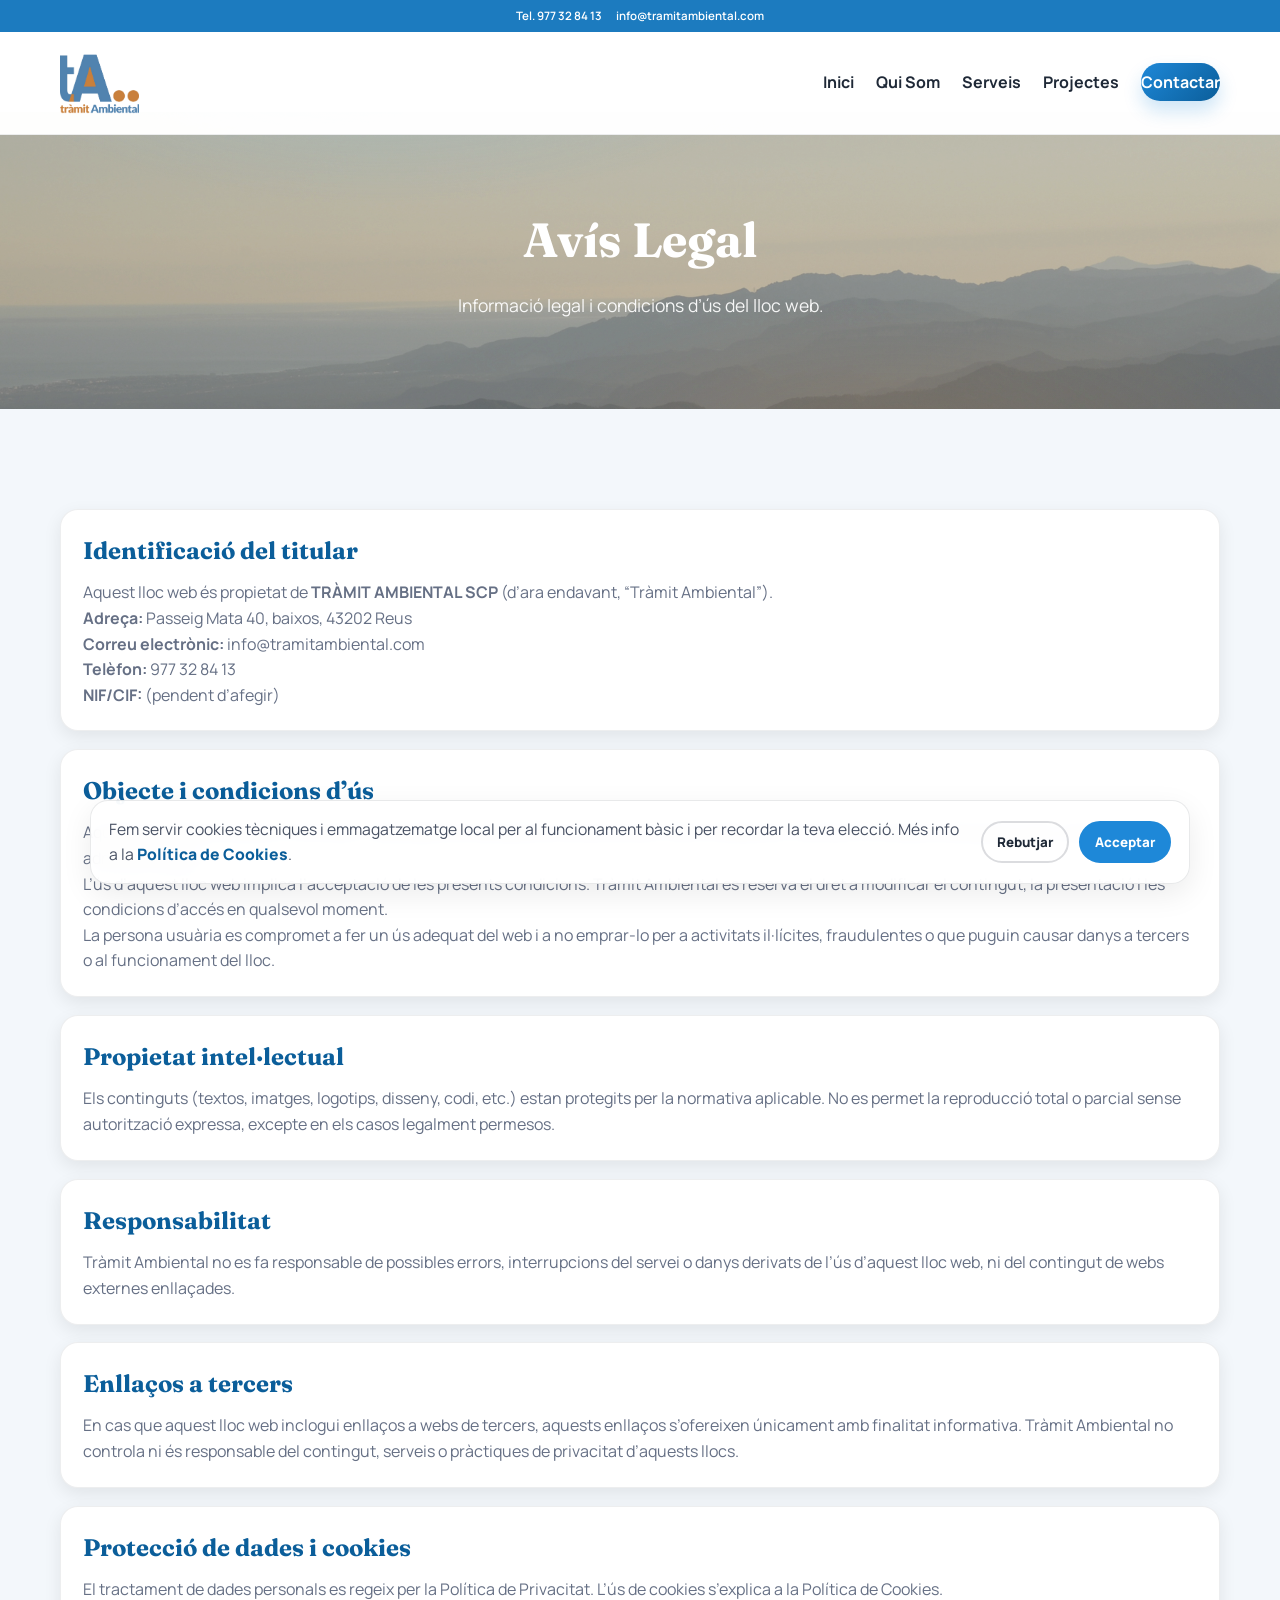
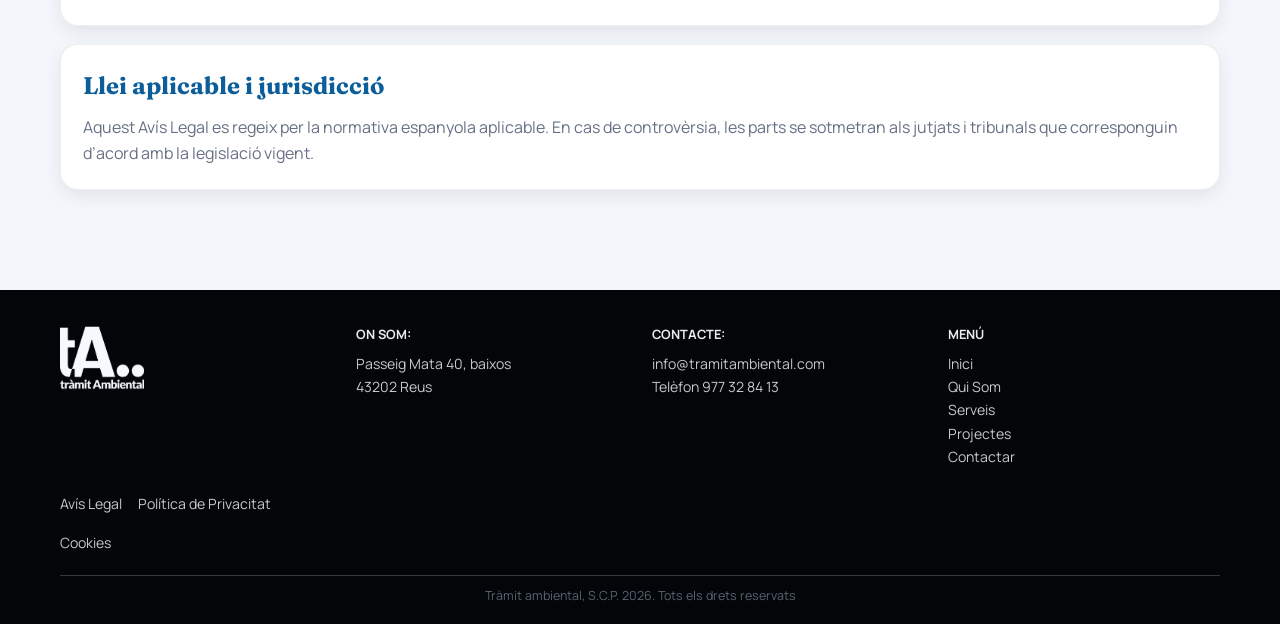
<file: avis-legal.html>
<!DOCTYPE html>
<html lang="ca">
<head>
    <meta charset="UTF-8">
    <meta name="viewport" content="width=device-width, initial-scale=1.0">
    <title>Avís Legal - Tramit Ambiental</title>

    <link rel="icon" href="assets/favicon.svg" type="image/svg+xml">
    <link rel="icon" href="images/logoTramitAmbiental.png" type="image/png">

    <!-- Google Fonts -->
    <link rel="preconnect" href="https://fonts.googleapis.com">
    <link rel="preconnect" href="https://fonts.gstatic.com" crossorigin>
    <link href="https://fonts.googleapis.com/css2?family=Fraunces:wght@600;700&family=Manrope:wght@400;600;700&display=swap" rel="stylesheet">

    <!-- Font Awesome -->
    <link rel="stylesheet" href="https://cdnjs.cloudflare.com/ajax/libs/font-awesome/6.4.0/css/all.min.css">

    <!-- Custom CSS -->
    <link rel="stylesheet" href="css/style.css">
</head>
<body>

    <div class="top-bar">
        <div class="container">
            <div class="top-bar__content">
                <span><a href="tel:977328413" style="color: inherit;">Tel. 977 32 84 13</a></span>
                <span>info@tramitambiental.com</span>
            </div>
        </div>
    </div>

    <!-- Navigation -->
    <nav class="navbar">
        <div class="container">
            <div class="logo">
                <a href="index.html">
                    <img src="images/logo_color.png" class="site-logo" alt="" aria-hidden="true">
                </a>
            </div>
            <ul class="nav-links">
                <li><a href="index.html">Inici</a></li>
                <li><a href="equip.html">Qui Som</a></li>
                <li><a href="index.html#servicios">Serveis</a></li>
                <li><a href="projectes.html">Projectes</a></li>
                <li><a href="index.html#contacto" class="btn-contact">Contactar</a></li>
            </ul>
            <div class="hamburger">
                <div class="line"></div>
                <div class="line"></div>
                <div class="line"></div>
            </div>
        </div>
    </nav>

    <!-- Page Header -->
    <section class="page-header parallax-section" data-parallax="0.10">
        <div class="container">
            <h1>Avís Legal</h1>
            <p>Informació legal i condicions d’ús del lloc web.</p>
        </div>
    </section>

    <section class="section bg-light">
        <div class="container legal-content">
            <div class="legal-card hidden-element">
                <h2>Identificació del titular</h2>
                <p>Aquest lloc web és propietat de <strong>TRÀMIT AMBIENTAL SCP</strong> (d’ara endavant, “Tràmit Ambiental”).</p>
                <p><strong>Adreça:</strong> Passeig Mata 40, baixos, 43202 Reus</p>
                <p><strong>Correu electrònic:</strong> info@tramitambiental.com</p>
                <p><strong>Telèfon:</strong> <a href="tel:977328413" style="color: inherit;">977 32 84 13</a></p>
                <p><strong>NIF/CIF:</strong> (pendent d’afegir)</p>
            </div>

            <div class="legal-card hidden-element">
                <h2>Objecte i condicions d’ús</h2>
                <p>Aquest lloc web té caràcter informatiu i està destinat a presentar els serveis de Tràmit Ambiental i facilitar el contacte amb particulars, empreses i administracions.</p>
                <p>L’ús d’aquest lloc web implica l’acceptació de les presents condicions. Tràmit Ambiental es reserva el dret a modificar el contingut, la presentació i les condicions d’accés en qualsevol moment.</p>
                <p>La persona usuària es compromet a fer un ús adequat del web i a no emprar-lo per a activitats il·lícites, fraudulentes o que puguin causar danys a tercers o al funcionament del lloc.</p>
            </div>

            <div class="legal-card hidden-element">
                <h2>Propietat intel·lectual</h2>
                <p>Els continguts (textos, imatges, logotips, disseny, codi, etc.) estan protegits per la normativa aplicable. No es permet la reproducció total o parcial sense autorització expressa, excepte en els casos legalment permesos.</p>
            </div>

            <div class="legal-card hidden-element">
                <h2>Responsabilitat</h2>
                <p>Tràmit Ambiental no es fa responsable de possibles errors, interrupcions del servei o danys derivats de l’ús d’aquest lloc web, ni del contingut de webs externes enllaçades.</p>
            </div>

            <div class="legal-card hidden-element">
                <h2>Enllaços a tercers</h2>
                <p>En cas que aquest lloc web inclogui enllaços a webs de tercers, aquests enllaços s’ofereixen únicament amb finalitat informativa. Tràmit Ambiental no controla ni és responsable del contingut, serveis o pràctiques de privacitat d’aquests llocs.</p>
            </div>

            <div class="legal-card hidden-element">
                <h2>Protecció de dades i cookies</h2>
                <p>El tractament de dades personals es regeix per la <a href="politica-privacitat.html">Política de Privacitat</a>. L’ús de cookies s’explica a la <a href="cookies.html">Política de Cookies</a>.</p>
            </div>

            <div class="legal-card hidden-element">
                <h2>Llei aplicable i jurisdicció</h2>
                <p>Aquest Avís Legal es regeix per la normativa espanyola aplicable. En cas de controvèrsia, les parts se sotmetran als jutjats i tribunals que corresponguin d’acord amb la legislació vigent.</p>
            </div>
        </div>
    </section>

    <!-- Footer -->
    <footer class="home-footer">
        <div class="container">
            <div class="footer-content footer-grid">
                <div class="footer-logo">
                    <a href="index.html">
                        <img src="images/logo_blanco.png" class="footer-logo-white" alt="Tramit Ambiental">
                    </a>
                </div>
                <div class="footer-col">
                    <h4>On Som:</h4>
                    <p>Passeig Mata 40, baixos<br>43202 Reus</p>
                </div>
                <div class="footer-col">
                    <h4>Contacte:</h4>
                    <p>info@tramitambiental.com<br><a href="tel:977328413" style="color: inherit;">Telèfon 977 32 84 13</a></p>
                </div>
                <div class="footer-col">
                    <h4>Menú</h4>
                    <ul style="padding: 0; list-style: none;">
                        <li><a href="index.html">Inici</a></li>
                        <li><a href="equip.html">Qui Som</a></li>
                        <li><a href="index.html#servicios">Serveis</a></li>
                        <li><a href="projectes.html">Projectes</a></li>
                        <li><a href="index.html#contacto">Contactar</a></li> 
                    </ul>
                </div>
                <div class="footer-links footer-col">
                    <a href="avis-legal.html">Avís Legal</a>
                    <a href="politica-privacitat.html">Política de Privacitat</a>
                    <a href="cookies.html">Cookies</a>
                </div>
            </div>
            <div class="footer-bottom">
                <p>Tràmit ambiental, S.C.P. 2026. Tots els drets reservats</p>
            </div>
        </div>
    </footer>

    <!-- Cookie Banner -->
    <div class="cookie-banner" data-cookie-banner hidden>
        <div class="cookie-banner__inner">
            <p>Fem servir cookies tècniques i emmagatzematge local per al funcionament bàsic i per recordar la teva elecció. Més info a la <a href="cookies.html">Política de Cookies</a>.</p>
            <div class="cookie-banner__actions">
                <button class="cookie-btn cookie-btn--ghost" type="button" data-cookie-reject>Rebutjar</button>
                <button class="cookie-btn cookie-btn--primary" type="button" data-cookie-accept>Acceptar</button>
            </div>
        </div>
    </div>

    <!-- Back to Top Button -->
    <div class="back-to-top">
        <i class="fa-solid fa-arrow-up"></i>
    </div>

    <script src="js/script.js"></script>
</body>
</html>
</file>
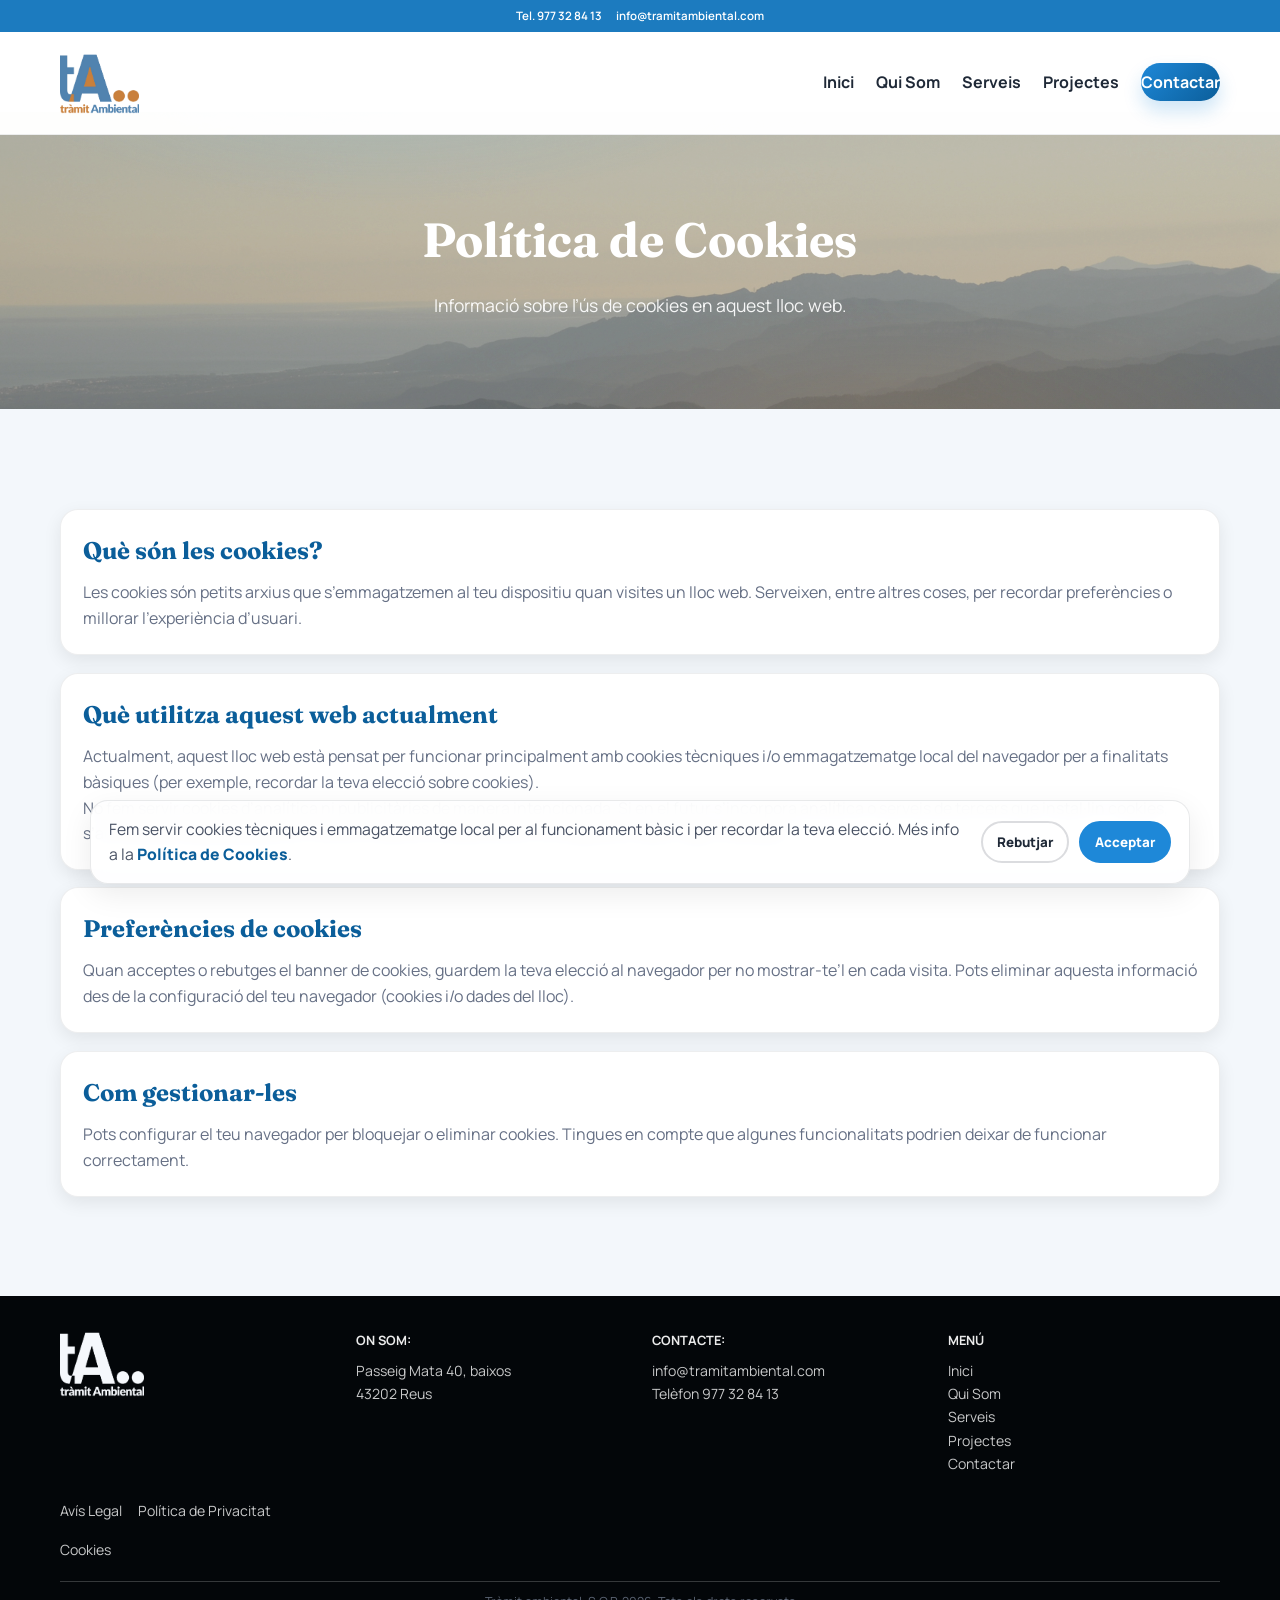
<file: cookies.html>
<!DOCTYPE html>
<html lang="ca">
<head>
    <meta charset="UTF-8">
    <meta name="viewport" content="width=device-width, initial-scale=1.0">
    <title>Cookies - Tramit Ambiental</title>

    <link rel="icon" href="assets/favicon.svg" type="image/svg+xml">
    <link rel="icon" href="images/logoTramitAmbiental.png" type="image/png">

    <!-- Google Fonts -->
    <link rel="preconnect" href="https://fonts.googleapis.com">
    <link rel="preconnect" href="https://fonts.gstatic.com" crossorigin>
    <link href="https://fonts.googleapis.com/css2?family=Fraunces:wght@600;700&family=Manrope:wght@400;600;700&display=swap" rel="stylesheet">

    <!-- Font Awesome -->
    <link rel="stylesheet" href="https://cdnjs.cloudflare.com/ajax/libs/font-awesome/6.4.0/css/all.min.css">

    <!-- Custom CSS -->
    <link rel="stylesheet" href="css/style.css">
</head>
<body>

    <div class="top-bar">
        <div class="container">
            <div class="top-bar__content">
                <span><a href="tel:977328413" style="color: inherit;">Tel. 977 32 84 13</a></span>
                <span>info@tramitambiental.com</span>
            </div>
        </div>
    </div>

    <!-- Navigation -->
    <nav class="navbar">
        <div class="container">
            <div class="logo">
                <a href="index.html">
                    <img src="images/logo_color.png" class="site-logo" alt="" aria-hidden="true">
                </a>
            </div>
            <ul class="nav-links">
                <li><a href="index.html">Inici</a></li>
                <li><a href="equip.html">Qui Som</a></li>
                <li><a href="index.html#servicios">Serveis</a></li>
                <li><a href="projectes.html">Projectes</a></li>
                <li><a href="index.html#contacto" class="btn-contact">Contactar</a></li>
            </ul>
            <div class="hamburger">
                <div class="line"></div>
                <div class="line"></div>
                <div class="line"></div>
            </div>
        </div>
    </nav>

    <!-- Page Header -->
    <section class="page-header parallax-section" data-parallax="0.10">
        <div class="container">
            <h1>Política de Cookies</h1>
            <p>Informació sobre l’ús de cookies en aquest lloc web.</p>
        </div>
    </section>

    <section class="section bg-light">
        <div class="container legal-content">
            <div class="legal-card hidden-element">
                <h2>Què són les cookies?</h2>
                <p>Les cookies són petits arxius que s’emmagatzemen al teu dispositiu quan visites un lloc web. Serveixen, entre altres coses, per recordar preferències o millorar l’experiència d’usuari.</p>
            </div>

            <div class="legal-card hidden-element">
                <h2>Què utilitza aquest web actualment</h2>
                <p>Actualment, aquest lloc web està pensat per funcionar principalment amb cookies tècniques i/o emmagatzematge local del navegador per a finalitats bàsiques (per exemple, recordar la teva elecció sobre cookies).</p>
                <p>No fem servir cookies d’analítica ni publicitàries de manera intencionada. Si en el futur s’incorpora analítica o serveis de tercers que instal·lin cookies, s’actualitzarà aquesta política i es sol·licitarà el consentiment corresponent quan sigui necessari.</p>
            </div>

            <div class="legal-card hidden-element">
                <h2>Preferències de cookies</h2>
                <p>Quan acceptes o rebutges el banner de cookies, guardem la teva elecció al navegador per no mostrar-te’l en cada visita. Pots eliminar aquesta informació des de la configuració del teu navegador (cookies i/o dades del lloc).</p>
            </div>

            <div class="legal-card hidden-element">
                <h2>Com gestionar-les</h2>
                <p>Pots configurar el teu navegador per bloquejar o eliminar cookies. Tingues en compte que algunes funcionalitats podrien deixar de funcionar correctament.</p>
            </div>
        </div>
    </section>

    <!-- Footer -->
    <footer class="home-footer">
        <div class="container">
            <div class="footer-content footer-grid">
                <div class="footer-logo">
                    <a href="index.html">
                        <img src="images/logo_blanco.png" class="footer-logo-white" alt="Tramit Ambiental">
                    </a>
                </div>
                <div class="footer-col">
                    <h4>On Som:</h4>
                    <p>Passeig Mata 40, baixos<br>43202 Reus</p>
                </div>
                <div class="footer-col">
                    <h4>Contacte:</h4>
                    <p>info@tramitambiental.com<br><a href="tel:977328413" style="color: inherit;">Telèfon 977 32 84 13</a></p>
                </div>
                <div class="footer-col">
                    <h4>Menú</h4>
                    <ul style="padding: 0; list-style: none;">
                        <li><a href="index.html">Inici</a></li>
                        <li><a href="equip.html">Qui Som</a></li>
                        <li><a href="index.html#servicios">Serveis</a></li>
                        <li><a href="projectes.html">Projectes</a></li>
                        <li><a href="index.html#contacto">Contactar</a></li> 
                    </ul>
                </div>
                <div class="footer-links footer-col">
                    <a href="avis-legal.html">Avís Legal</a>
                    <a href="politica-privacitat.html">Política de Privacitat</a>
                    <a href="cookies.html">Cookies</a>
                </div>
            </div>
            <div class="footer-bottom">
                <p>Tràmit ambiental, S.C.P. 2026. Tots els drets reservats</p>
            </div>
        </div>
    </footer>

    <!-- Cookie Banner -->
    <div class="cookie-banner" data-cookie-banner hidden>
        <div class="cookie-banner__inner">
            <p>Fem servir cookies tècniques i emmagatzematge local per al funcionament bàsic i per recordar la teva elecció. Més info a la <a href="cookies.html">Política de Cookies</a>.</p>
            <div class="cookie-banner__actions">
                <button class="cookie-btn cookie-btn--ghost" type="button" data-cookie-reject>Rebutjar</button>
                <button class="cookie-btn cookie-btn--primary" type="button" data-cookie-accept>Acceptar</button>
            </div>
        </div>
    </div>

    <!-- Back to Top Button -->
    <div class="back-to-top">
        <i class="fa-solid fa-arrow-up"></i>
    </div>

    <script src="js/script.js"></script>
</body>
</html>
</file>
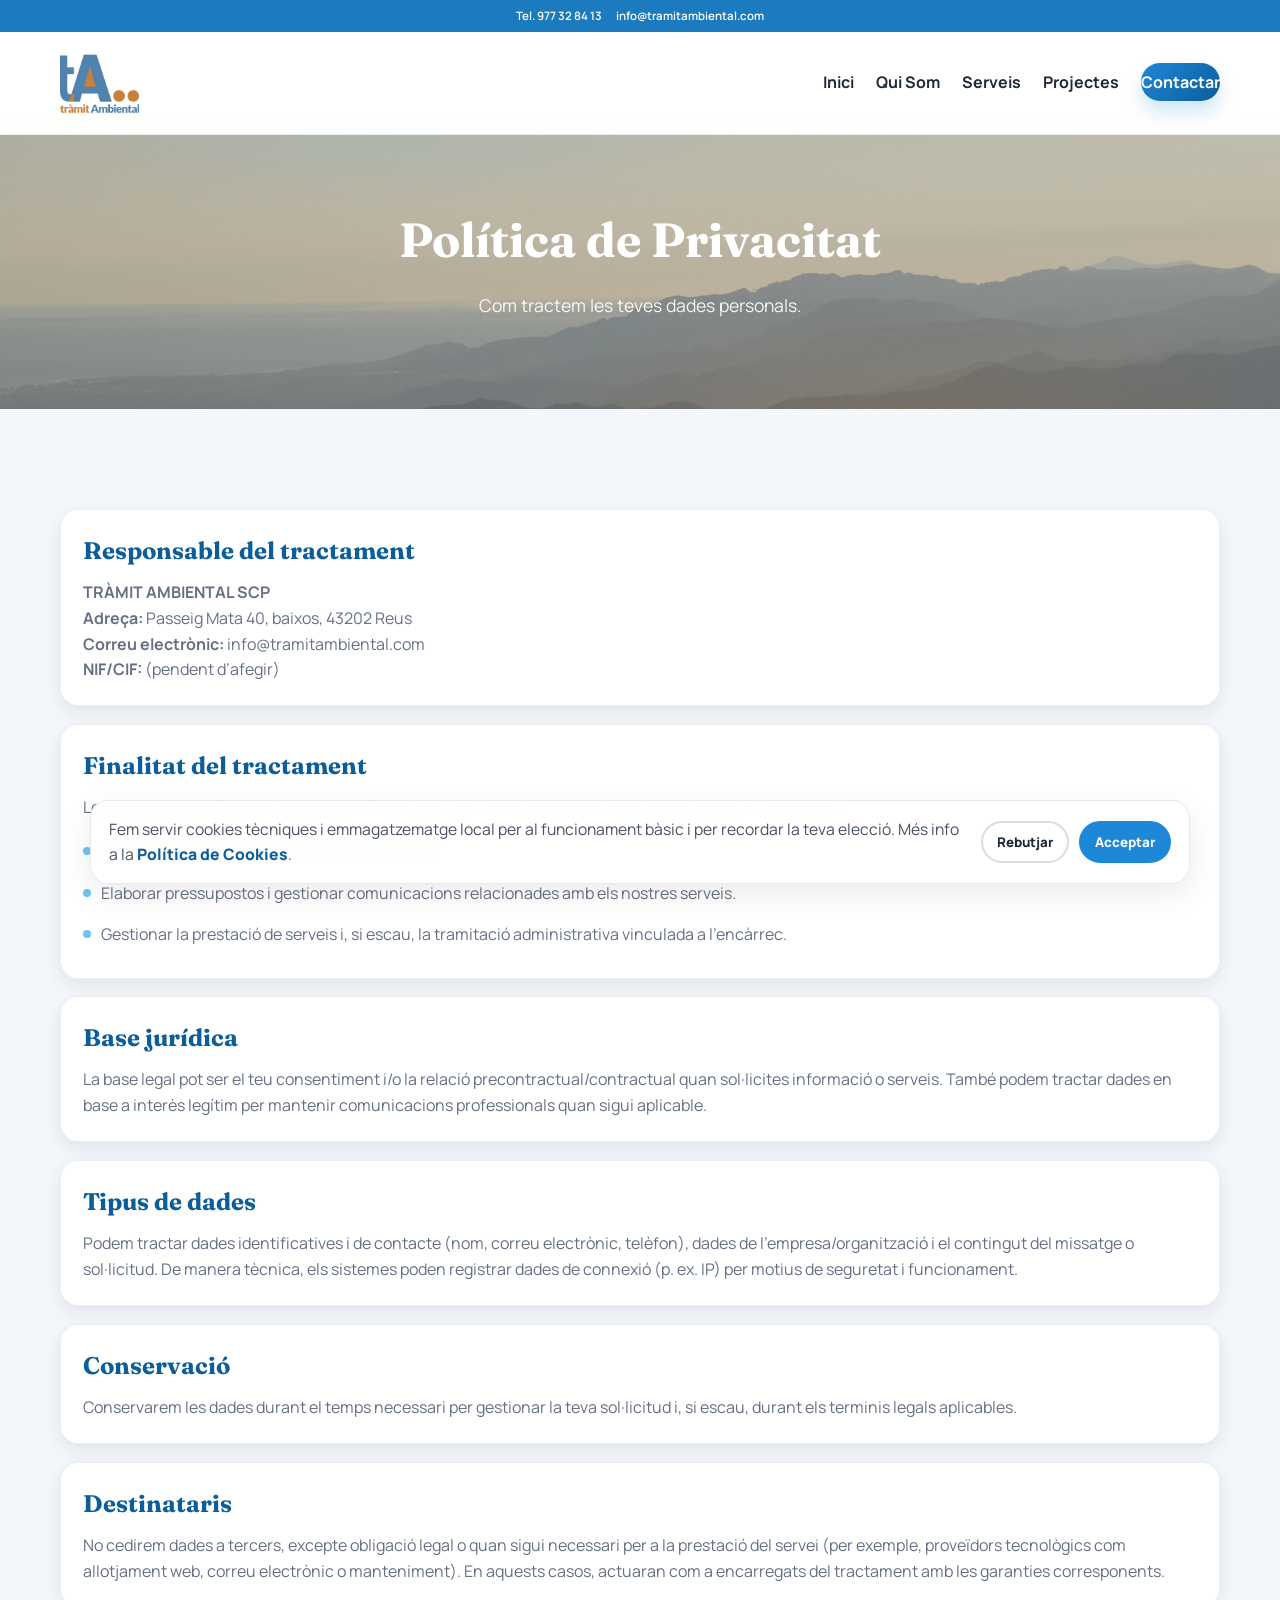
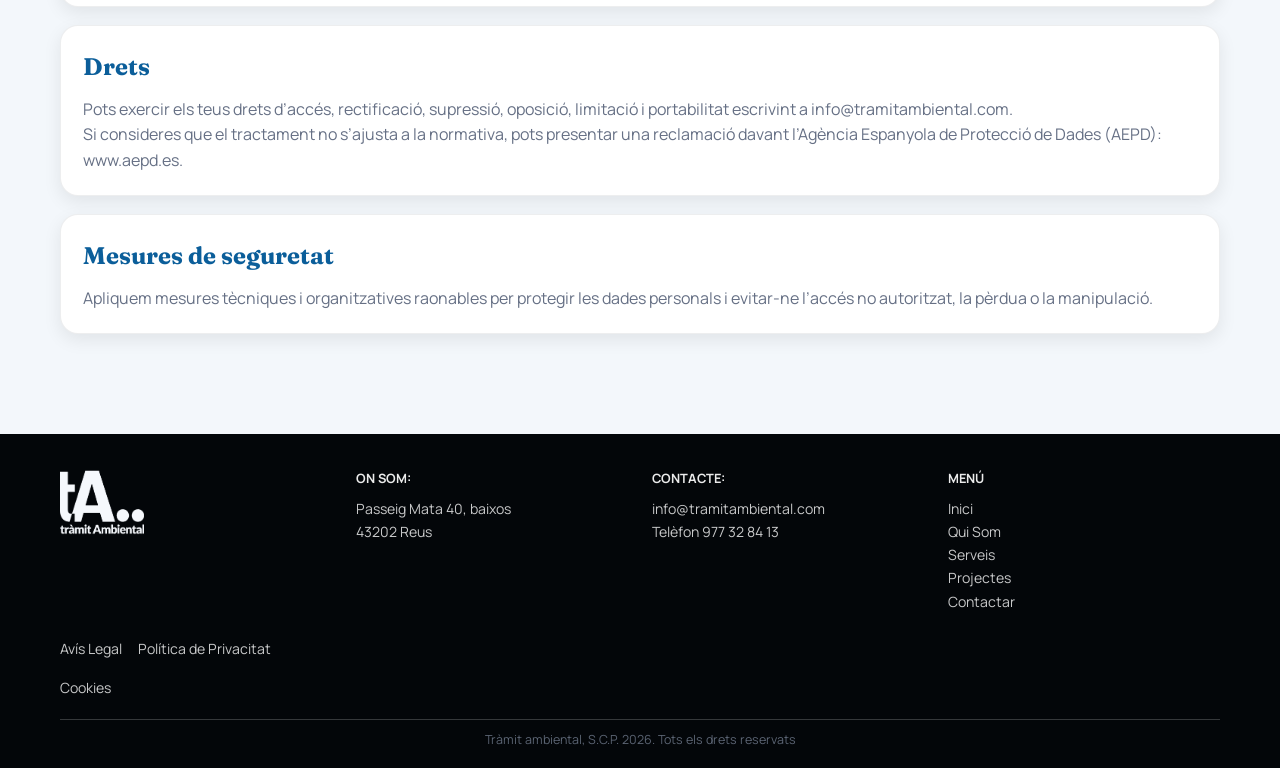
<file: politica-privacitat.html>
<!DOCTYPE html>
<html lang="ca">
<head>
    <meta charset="UTF-8">
    <meta name="viewport" content="width=device-width, initial-scale=1.0">
    <title>Política de Privacitat - Tramit Ambiental</title>

    <link rel="icon" href="assets/favicon.svg" type="image/svg+xml">
    <link rel="icon" href="images/logoTramitAmbiental.png" type="image/png">

    <!-- Google Fonts -->
    <link rel="preconnect" href="https://fonts.googleapis.com">
    <link rel="preconnect" href="https://fonts.gstatic.com" crossorigin>
    <link href="https://fonts.googleapis.com/css2?family=Fraunces:wght@600;700&family=Manrope:wght@400;600;700&display=swap" rel="stylesheet">

    <!-- Font Awesome -->
    <link rel="stylesheet" href="https://cdnjs.cloudflare.com/ajax/libs/font-awesome/6.4.0/css/all.min.css">

    <!-- Custom CSS -->
    <link rel="stylesheet" href="css/style.css">
</head>
<body>

    <div class="top-bar">
        <div class="container">
            <div class="top-bar__content">
                <span><a href="tel:977328413" style="color: inherit;">Tel. 977 32 84 13</a></span>
                <span>info@tramitambiental.com</span>
            </div>
        </div>
    </div>

    <!-- Navigation -->
    <nav class="navbar">
        <div class="container">
            <div class="logo">
                <a href="index.html">
                    <img src="images/logo_color.png" class="site-logo" alt="" aria-hidden="true">
                </a>
            </div>
            <ul class="nav-links">
                <li><a href="index.html">Inici</a></li>
                <li><a href="equip.html">Qui Som</a></li>
                <li><a href="index.html#servicios">Serveis</a></li>
                <li><a href="projectes.html">Projectes</a></li>
                <li><a href="index.html#contacto" class="btn-contact">Contactar</a></li>
            </ul>
            <div class="hamburger">
                <div class="line"></div>
                <div class="line"></div>
                <div class="line"></div>
            </div>
        </div>
    </nav>

    <!-- Page Header -->
    <section class="page-header parallax-section" data-parallax="0.10">
        <div class="container">
            <h1>Política de Privacitat</h1>
            <p>Com tractem les teves dades personals.</p>
        </div>
    </section>

    <section class="section bg-light">
        <div class="container legal-content">
            <div class="legal-card hidden-element">
                <h2>Responsable del tractament</h2>
                <p><strong>TRÀMIT AMBIENTAL SCP</strong></p>
                <p><strong>Adreça:</strong> Passeig Mata 40, baixos, 43202 Reus</p>
                <p><strong>Correu electrònic:</strong> info@tramitambiental.com</p>
                <p><strong>NIF/CIF:</strong> (pendent d’afegir)</p>
            </div>

            <div class="legal-card hidden-element">
                <h2>Finalitat del tractament</h2>
                <p>Les dades que ens facilitis mitjançant el formulari, per correu electrònic o per altres canals s’utilitzen per:</p>
                <ul>
                    <li>Respondre consultes i sol·licituds d’informació.</li>
                    <li>Elaborar pressupostos i gestionar comunicacions relacionades amb els nostres serveis.</li>
                    <li>Gestionar la prestació de serveis i, si escau, la tramitació administrativa vinculada a l’encàrrec.</li>
                </ul>
            </div>

            <div class="legal-card hidden-element">
                <h2>Base jurídica</h2>
                <p>La base legal pot ser el teu consentiment i/o la relació precontractual/contractual quan sol·licites informació o serveis. També podem tractar dades en base a interès legítim per mantenir comunicacions professionals quan sigui aplicable.</p>
            </div>

            <div class="legal-card">
                <h2>Tipus de dades</h2>
                <p>Podem tractar dades identificatives i de contacte (nom, correu electrònic, telèfon), dades de l’empresa/organització i el contingut del missatge o sol·licitud. De manera tècnica, els sistemes poden registrar dades de connexió (p. ex. IP) per motius de seguretat i funcionament.</p>
            </div>

            <div class="legal-card">
                <h2>Conservació</h2>
                <p>Conservarem les dades durant el temps necessari per gestionar la teva sol·licitud i, si escau, durant els terminis legals aplicables.</p>
            </div>

            <div class="legal-card">
                <h2>Destinataris</h2>
                <p>No cedirem dades a tercers, excepte obligació legal o quan sigui necessari per a la prestació del servei (per exemple, proveïdors tecnològics com allotjament web, correu electrònic o manteniment). En aquests casos, actuaran com a encarregats del tractament amb les garanties corresponents.</p>
            </div>

            <div class="legal-card">
                <h2>Drets</h2>
                <p>Pots exercir els teus drets d’accés, rectificació, supressió, oposició, limitació i portabilitat escrivint a <a href="mailto:info@tramitambiental.com">info@tramitambiental.com</a>.</p>
                <p>Si consideres que el tractament no s’ajusta a la normativa, pots presentar una reclamació davant l’Agència Espanyola de Protecció de Dades (AEPD): <a href="https://www.aepd.es/" target="_blank" rel="noopener">www.aepd.es</a>.</p>
            </div>

            <div class="legal-card">
                <h2>Mesures de seguretat</h2>
                <p>Apliquem mesures tècniques i organitzatives raonables per protegir les dades personals i evitar-ne l’accés no autoritzat, la pèrdua o la manipulació.</p>
            </div>
        </div>
    </section>

    <!-- Footer -->
    <footer class="home-footer">
        <div class="container">
            <div class="footer-content footer-grid">
                <div class="footer-logo">
                    <a href="index.html">
                        <img src="images/logo_blanco.png" class="footer-logo-white" alt="Tramit Ambiental">
                    </a>
                </div>
                <div class="footer-col">
                    <h4>On Som:</h4>
                    <p>Passeig Mata 40, baixos<br>43202 Reus</p>
                </div>
                <div class="footer-col">
                    <h4>Contacte:</h4>
                    <p>info@tramitambiental.com<br><a href="tel:977328413" style="color: inherit;">Telèfon 977 32 84 13</a></p>
                </div>
                <div class="footer-col">
                    <h4>Menú</h4>
                    <ul style="padding: 0; list-style: none;">
                        <li><a href="index.html">Inici</a></li>
                        <li><a href="equip.html">Qui Som</a></li>
                        <li><a href="index.html#servicios">Serveis</a></li>
                        <li><a href="projectes.html">Projectes</a></li>
                        <li><a href="index.html#contacto">Contactar</a></li> 
                    </ul>
                </div>
                <div class="footer-links footer-col">
                    <a href="avis-legal.html">Avís Legal</a>
                    <a href="politica-privacitat.html">Política de Privacitat</a>
                    <a href="cookies.html">Cookies</a>
                </div>
            </div>
            <div class="footer-bottom">
                <p>Tràmit ambiental, S.C.P. 2026. Tots els drets reservats</p>
            </div>
        </div>
    </footer>

    <!-- Cookie Banner -->
    <div class="cookie-banner" data-cookie-banner hidden>
        <div class="cookie-banner__inner">
            <p>Fem servir cookies tècniques i emmagatzematge local per al funcionament bàsic i per recordar la teva elecció. Més info a la <a href="cookies.html">Política de Cookies</a>.</p>
            <div class="cookie-banner__actions">
                <button class="cookie-btn cookie-btn--ghost" type="button" data-cookie-reject>Rebutjar</button>
                <button class="cookie-btn cookie-btn--primary" type="button" data-cookie-accept>Acceptar</button>
            </div>
        </div>
    </div>

    <!-- Back to Top Button -->
    <div class="back-to-top">
        <i class="fa-solid fa-arrow-up"></i>
    </div>

    <script src="js/script.js"></script>
</body>
</html>
</file>
<file: css/style.css>
:root {
    /* Palette aligned with the TA logo (blue + orange) */
    --primary-color: #1E88D8;
    --primary-dark: #0B5E9A;
    --secondary-color: #6FC3F2;
    --accent-color: #F28C28;

    --text-color: #1f2937;
    --muted-text: #5b6473;

    --bg-light: #f3f7fb;
    --bg-warm: #fcfcfc;
    --white: #ffffff;
    --border-color: rgba(31, 41, 55, 0.12);

    --shadow: 0 10px 30px rgba(0, 0, 0, 0.08);
    --shadow-soft: 0 6px 18px rgba(0, 0, 0, 0.08);
    --transition: all 0.3s cubic-bezier(0.25, 0.8, 0.25, 1);
    --top-bar-height: 32px;
    --nav-height: 80px;
}

* {
    margin: 0;
    padding: 0;
    box-sizing: border-box;
}

html {
    scroll-behavior: smooth;
}

body {
    font-family: 'Manrope', sans-serif;
    line-height: 1.6;
    color: var(--text-color);
    background-color: var(--white);
    overflow-x: hidden;
    padding-top: calc(var(--top-bar-height) + var(--nav-height));
}

h1, h2, h3, h4 {
    font-family: 'Fraunces', serif;
    font-weight: 700;
    color: var(--primary-dark);
}

p {
    color: var(--muted-text);
}

a {
    text-decoration: none;
    color: inherit;
    transition: var(--transition);
}

ul {
    list-style: none;
}

img {
    max-width: 100%;
    height: auto;
}

.container {
    max-width: 1200px;
    margin: 0 auto;
    padding: 0 20px;
}

/* Top bar */
.top-bar {
    position: fixed;
    top: 0;
    left: 0;
    width: 100%;
    height: var(--top-bar-height);
    background: #1c7bbf;
    color: var(--white);
    z-index: 1100;
    display: flex;
    align-items: center;
}

.top-bar__content {
    display: flex;
    justify-content: flex-end;
    gap: 14px;
    font-size: 0.72rem;
    font-weight: 600;
    width: 100%;
    padding-right: 0;
}

/* Utils */
.section {
    padding: 100px 0;
    position: relative;
}

.bg-light {
    background-color: var(--bg-light);
}

.hidden-element {
    opacity: 0;
    transform: translateY(22px);
    filter: blur(6px);
    transition: opacity 0.4s ease, transform 0.4s ease, filter 0.4s ease;
    transition-delay: var(--reveal-delay, 0ms);
    will-change: transform, opacity, filter;
}

.show-element {
    opacity: 1;
    transform: translateY(0);
    filter: blur(0);
}

/* Parallax section layer (driven by JS via --parallax-y) */
.parallax-section {
    position: relative;
    overflow: hidden;
}

.parallax-section::after {
    content: '';
    position: absolute;
    inset: -30% 0;
    background:
        radial-gradient(700px 260px at 20% 20%, rgba(111,195,242,0.16), transparent 60%),
        radial-gradient(700px 260px at 80% 70%, rgba(242,140,40,0.10), transparent 60%);
    transform: translate3d(0, var(--parallax-y, 0px), 0);
    will-change: transform;
    pointer-events: none;
    z-index: 0;
}

.parallax-section > .container {
    position: relative;
    z-index: 1;
}

/* Buttons */
.btn {
    display: inline-flex;
    align-items: center;
    justify-content: center;
    gap: 10px;
    padding: 12px 30px;
    border-radius: 999px;
    font-weight: 700;
    text-transform: uppercase;
    font-size: 0.9rem;
    cursor: pointer;
    border: 2px solid transparent;
    transition: var(--transition);
}

.btn-primary {
    background-color: var(--primary-color);
    color: var(--white);
    border-color: var(--primary-color);
    box-shadow: 0 10px 18px rgba(30, 136, 216, 0.25);
}

.btn-primary:hover {
    background-color: var(--primary-dark);
    border-color: var(--primary-dark);
    transform: translateY(-2px);
}

.btn-secondary {
    background-color: transparent;
    color: var(--white);
    border-color: rgba(255,255,255,0.9);
}

.btn-secondary:hover {
    background-color: var(--white);
    color: var(--primary-dark);
    transform: translateY(-2px);
}

.btn-white {
    background-color: var(--white);
    color: var(--primary-dark);
    border-color: var(--white);
    box-shadow: var(--shadow-soft);
}

.btn-white:hover {
    transform: translateY(-2px);
    box-shadow: var(--shadow);
}

/* Navbar */
.navbar {
    position: fixed;
    top: var(--top-bar-height);
    left: 0;
    width: 100%;
    z-index: 1000;
    background-color: rgba(255, 255, 255, 0.98);
    border-bottom: 1px solid rgba(31, 41, 55, 0.08);
    padding: 20px 0;
    transition: var(--transition);
}

.navbar .container {
    display: flex;
    justify-content: space-between;
    align-items: center;
}

.logo a {
    font-family: 'Montserrat', sans-serif;
    font-size: 1.6rem;
    font-weight: 800;
    color: var(--text-color);
    display: flex;
    align-items: center;
    gap: 10px;
    white-space: nowrap;
}

.site-logo {
    height: 62px;
    width: auto;
    max-width: 84px;
    flex: 0 0 auto;
}

.site-logo-home {
    height: 86px;
    max-width: none;
}

.brand-text {
    letter-spacing: -0.5px;
    line-height: 1;
}

.brand-text span {
    color: var(--primary-color);
}

.nav-links {
    display: flex;
    align-items: center;
    gap: 22px;
}

.nav-links li a {
    font-weight: 700;
    color: var(--text-color);
    position: relative;
    padding: 8px 0;
}

.nav-links li a:not(.btn-contact)::after {
    content: '';
    position: absolute;
    left: 0;
    bottom: 0;
    width: 0;
    height: 2px;
    background: linear-gradient(90deg, var(--primary-color), var(--accent-color));
    transition: width 0.25s ease;
}

.nav-links li a:hover::after {
    width: 100%;
}
/* Ensure hover doesn't trigger for btn-contact either via specificity */
.nav-links li a.btn-contact:hover::after {
    width: 0;
    display: none;
}

.btn-contact {
    background: linear-gradient(135deg, var(--primary-color), var(--primary-dark));
    color: var(--white) !important;
    padding: 10px 18px;
    border-radius: 999px;
    box-shadow: 0 10px 18px rgba(30, 136, 216, 0.22);
}

.btn-contact:hover {
    transform: translateY(-2px);
}

.hamburger {
    display: none;
    cursor: pointer;
    padding: 8px;
    border-radius: 10px;
}

.hamburger .line {
    width: 26px;
    height: 3px;
    background-color: var(--text-color);
    margin: 5px 0;
    border-radius: 10px;
    transition: var(--transition);
}

@keyframes navLinkFade {
    from {
        opacity: 0;
        transform: translateX(10px);
    }
    to {
        opacity: 1;
        transform: translateX(0);
    }
}

/* Hero with Zoom layers */
.scroll-container {
    position: relative;
}

.hero-zoom {
    position: relative;
    min-height: calc(100vh - 80px);
    display: grid;
    place-items: center;
    overflow: hidden;
}

.zoom-layer-bg {
    position: absolute;
    inset: 0;
    background: url('../images/Foto_baner_principal.jpg') no-repeat center center;
    background-size: cover;
    transform: scale(1);
    will-change: transform;
}

.zoom-layer-bg::after {
    content: '';
    position: absolute;
    inset: 0;
    background: none;
}

.zoom-layer-text {
    position: relative;
    z-index: 1;
    text-align: center;
    padding: 0 20px;
    max-width: 980px;
}

.zoom-layer-text h1 {
    font-size: clamp(2.2rem, 4.6vw, 3.8rem);
    line-height: 1.05;
    color: var(--white);
    letter-spacing: -0.02em;
    text-shadow: 0 12px 30px rgba(0,0,0,0.35);
    animation: heroIn 0.9s ease forwards;
}

.zoom-layer-text h1 span {
    color: rgba(255,255,255,0.9);
}

.zoom-layer-text p {
    margin: 18px auto 28px;
    max-width: 820px;
    font-size: 1.15rem;
    color: rgba(255,255,255,0.9);
    animation: heroIn 1.1s ease forwards;
}

.hero-buttons {
    display: flex;
    gap: 12px;
    justify-content: center;
    flex-wrap: wrap;
    animation: heroIn 1.25s ease forwards;
}

@keyframes heroIn {
    from {
        opacity: 0;
        transform: translateY(16px);
    }
    to {
        opacity: 1;
        transform: translateY(0);
    }
}

/* Section title */
.section-title {
    text-align: center;
    margin: 0 auto 46px;
    max-width: 880px;
}

.section-title h2 {
    font-size: 2.3rem;
    margin-bottom: 10px;
}

.section-title p {
    margin: 0 auto;
}

.section-title p + p {
    margin-top: 8px;
}

.underline {
    width: 72px;
    height: 4px;
    margin: 14px auto 24px;
    border-radius: 999px;
    background: linear-gradient(90deg, var(--primary-color), var(--accent-color));
}

/* About */
.first-content-section {
    padding-top: 90px;
}

.about-center {
    max-width: 860px;
    margin: 0 auto;
    text-align: center;
}

.about-center p {
    margin-bottom: 12px;
}

.about-actions {
    margin-top: 18px;
}

.about-grid {
    display: grid;
    grid-template-columns: minmax(0, 1fr) minmax(0, 1fr);
    gap: 28px;
    align-items: center;
}

.about-media {
    position: relative;
    border-radius: 22px;
    overflow: hidden;
    box-shadow: var(--shadow);
    min-height: 320px;
}

.about-media img {
    width: 100%;
    height: 100%;
    object-fit: cover;
}

.about-content p {
    margin-bottom: 12px;
}

/* Accordion (Services) */
.accordion-container {
    max-width: 920px;
    margin: 0 auto;
    border-radius: 18px;
    overflow: hidden;
    background: var(--white);
    box-shadow: var(--shadow);
    border: 1px solid rgba(31, 41, 55, 0.08);
}

.accordion-item + .accordion-item {
    border-top: 1px solid rgba(31, 41, 55, 0.08);
}

.accordion-header {
    width: 100%;
    text-align: left;
    background: transparent;
    border: none;
    padding: 20px 22px;
    cursor: pointer;
    display: flex;
    align-items: center;
    justify-content: space-between;
    gap: 16px;
    font-size: 1rem;
    font-weight: 800;
    color: var(--text-color);
    transition: background-color 0.3s ease, color 0.3s ease;
}

.accordion-header span {
    text-shadow: 0 3px 10px rgba(11, 94, 154, 0.24);
}

.accordion-header:hover {
    background-color: rgba(30, 136, 216, 0.03);
}

.accordion-header.active {
    background: var(--primary-color);
    color: var(--white);
}

.accordion-header span {
    display: flex;
    align-items: center;
    gap: 10px;
}

.accordion-header span i {
    color: var(--primary-color);
    transition: color 0.3s ease;
}

.accordion-header.active span i {
    color: var(--white);
}

.accordion-header .arrow {
    color: var(--muted-text);
    transition: transform 0.25s ease, color 0.3s ease;
}

.accordion-header.active .arrow {
    transform: rotate(180deg);
    color: var(--white);
}

.accordion-content {
    max-height: 0;
    overflow: hidden;
    transition: max-height 0.35s ease, background-color 0.3s ease;
    padding: 0 22px;
}

.accordion-header.active + .accordion-content {
    background-color: rgba(30, 136, 216, 0.04);
}

.accordion-content ul {
    padding: 6px 0 22px;
}

.accordion-content li {
    padding: 8px 0;
    color: var(--muted-text);
    position: relative;
    padding-left: 18px;
}

.accordion-content li::before {
    content: '';
    position: absolute;
    left: 0;
    top: 16px;
    width: 8px;
    height: 8px;
    border-radius: 50%;
    background: var(--secondary-color);
}

/* Services section background + icons */
.services-section {
    position: relative;
    background: var(--white);
}

.service-icon {
    width: 38px;
    height: 38px;
    border-radius: 12px;
    object-fit: cover;
    border: 2px solid rgba(31, 41, 55, 0.12);
}

.services-grid {
    margin-top: 20px;
    display: grid;
    grid-template-columns: repeat(3, minmax(0, 1fr));
    gap: 22px;
}

.service-card {
    background: var(--white);
    border-radius: 20px;
    border: 1px solid rgba(31, 41, 55, 0.08);
    box-shadow: var(--shadow-soft);
    padding: 22px 20px 24px;
    text-align: center;
}

.service-image {
    width: 120px;
    height: 120px;
    margin: 0 auto 16px;
    border-radius: 50%;
    overflow: hidden;
    border: 6px solid var(--white);
    box-shadow: 0 10px 18px rgba(31, 41, 55, 0.18);
}

.service-image img {
    width: 100%;
    height: 100%;
    object-fit: cover;
}

.service-title {
    font-size: 0.98rem;
    font-weight: 800;
    color: var(--primary-dark);
    margin-bottom: 12px;
    letter-spacing: 0.02em;
}

.service-list {
    text-align: left;
    background: var(--bg-light);
    border-radius: 16px;
    padding: 14px 18px;
}

.service-list li {
    padding: 8px 0;
    color: var(--muted-text);
    position: relative;
    padding-left: 18px;
}

.service-list li::before {
    content: '';
    position: absolute;
    left: 0;
    top: 16px;
    width: 8px;
    height: 8px;
    border-radius: 50%;
    background: var(--secondary-color);
}

/* Projects section (index has only CTA link) */
#projects p {
    color: #000000;
}

#projects .section-title p {
    color: rgba(255,255,255,0.95);
}

.projects-showcase {
    background: linear-gradient(180deg, rgba(255,255,255,0.12), rgba(255,255,255,0.06) 55%, rgba(255,255,255,0.03)), url('../images/Foto_projectes.jpg');
    background-size: cover;
    background-position: center;
}

.projects-showcase .section-title h2 {
    color: var(--primary-dark);
}

.projects-orbs {
    display: flex;
    align-items: center;
    justify-content: center;
    gap: 18px;
    margin: 20px 0 16px;
}

.projects-orb {
    width: 110px;
    height: 110px;
    border-radius: 50%;
    overflow: hidden;
    border: 6px solid var(--white);
    box-shadow: 0 10px 18px rgba(31, 41, 55, 0.16);
}

.projects-orb img {
    width: 100%;
    height: 100%;
    object-fit: cover;
}

.projects-cta {
    text-align: center;
    margin-top: 10px;
}

.featured-projects {
    margin-top: 28px;
    display: grid;
    grid-template-columns: repeat(3, minmax(0, 1fr));
    gap: 18px;
}

.featured-card {
    background: var(--white);
    border-radius: 20px;
    border: 1px solid rgba(31, 41, 55, 0.08);
    overflow: hidden;
    box-shadow: var(--shadow-soft);
    transition: var(--transition);
}

.featured-card:hover {
    transform: translateY(-4px);
    box-shadow: var(--shadow);
}

.featured-media {
    position: relative;
    aspect-ratio: 4 / 3;
    overflow: hidden;
}

.featured-media img {
    width: 100%;
    height: 100%;
    object-fit: cover;
}

.featured-content {
    padding: 16px 18px 20px;
}

.featured-content h3 {
    font-size: 1.05rem;
    color: var(--text-color);
    margin-bottom: 10px;
}

.featured-content a {
    font-weight: 800;
    color: var(--primary-dark);
}

.featured-content a:hover {
    text-decoration: underline;
}

/* CTA (index uses .cta) */
.cta {
    position: relative;
    padding: 90px 0;
    color: var(--white);
    /* Fons amb capa fosca neutra per llegibilitat */
    background: linear-gradient(rgba(0, 0, 0, 0.5), rgba(0, 0, 0, 0.5)), url('../images/_DSC2552.JPG');
    background-size: cover;
    background-position: center;
    background-attachment: fixed;
    overflow: hidden;
}

.cta::before {
    display: none;
}

.cta.parallax-section::after {
    opacity: 0.9;
}

.cta .container {
    position: relative;
    z-index: 1;
    text-align: center;
}

.cta h2 {
    color: var(--white);
    font-size: 2.4rem;
    text-shadow: 0 2px 10px rgba(0,0,0,0.5);
}

.cta p {
    color: rgba(255,255,255,0.95);
    margin: 12px auto 24px;
    max-width: 820px;
    font-size: 1.1rem;
    text-shadow: 0 1px 5px rgba(0,0,0,0.5);
}

.cta-band {
    position: relative;
    background: linear-gradient(135deg, #0b5e9a, #0a4f83);
    padding: 70px 0;
    color: var(--white);
    overflow: hidden;
}

.cta-band::after {
    content: none;
    position: absolute;
    right: -10px;
    bottom: -28px;
    font-size: clamp(5rem, 16vw, 11rem);
    font-weight: 800;
    color: rgba(255,255,255,0.08);
    letter-spacing: 0.04em;
    pointer-events: none;
}

.cta-card {
    position: relative;
    display: grid;
    grid-template-columns: minmax(0, 1.2fr) minmax(0, 0.8fr);
    gap: 28px;
    align-items: center;
    z-index: 1;
}

.cta-media {
    display: grid;
    grid-template-columns: repeat(2, minmax(0, 1fr));
    gap: 12px;
    padding: 10px;
    border-radius: 999px;
    background: rgba(255,255,255,0.12);
}

.cta-media img {
    width: 100%;
    height: 220px;
    object-fit: cover;
    border-radius: 999px;
    box-shadow: 0 12px 22px rgba(0, 0, 0, 0.25);
}

.cta-copy h2 {
    color: var(--white);
    font-size: 1.9rem;
    margin-bottom: 10px;
}

.cta-copy p {
    color: rgba(255,255,255,0.95);
    margin-bottom: 18px;
    font-size: 1.05rem;
}

/* Contact */
.contact-wrapper {
    display: grid;
    grid-template-columns: 1fr 1fr;
    gap: 34px;
    align-items: start;
}

.contact-info,
.contact-form {
    background: var(--white);
    border: 1px solid rgba(31, 41, 55, 0.08);
    border-radius: 18px;
    box-shadow: var(--shadow-soft);
    padding: 26px;
}

.info-item + .info-item {
    margin-top: 18px;
    padding-top: 18px;
    border-top: 1px solid rgba(31, 41, 55, 0.08);
}

.info-item i {
    color: var(--primary-color);
    background: rgba(30, 136, 216, 0.12);
    width: 44px;
    height: 44px;
    border-radius: 12px;
    display: inline-flex;
    align-items: center;
    justify-content: center;
    margin-bottom: 10px;
}

.info-item h4 {
    color: var(--text-color);
    margin-bottom: 6px;
}

.info-item p {
    color: #667085;
}

.contact-form form {
    display: grid;
    gap: 14px;
}

.form-group input,
.form-group textarea {
    width: 100%;
    padding: 13px 14px;
    border: 1px solid rgba(31, 41, 55, 0.14);
    border-radius: 12px;
    outline: none;
    font-family: inherit;
    font-size: 1rem;
    background: rgba(243, 247, 251, 0.7);
    transition: var(--transition);
}

.form-group input:focus,
.form-group textarea:focus {
    border-color: rgba(30, 136, 216, 0.55);
    box-shadow: 0 0 0 5px rgba(30, 136, 216, 0.15);
    background: var(--white);
}

.form-group textarea {
    resize: vertical;
}

/* Footer */
footer {
    background: #0f172a;
    color: rgba(255,255,255,0.82);
    padding: 46px 0 18px;
}

.footer-content {
    display: flex;
    justify-content: space-between;
    align-items: center;
    gap: 20px;
    flex-wrap: wrap;
    padding-bottom: 20px;
    border-bottom: 1px solid rgba(255,255,255,0.12);
}

.footer-logo a {
    display: flex;
    align-items: center;
    gap: 10px;
}

.footer-links {
    display: flex;
    gap: 16px;
    flex-wrap: wrap;
}

.footer-links a {
    color: rgba(255,255,255,0.82);
}

.footer-links a:hover {
    color: var(--white);
    text-decoration: underline;
}

.footer-bottom {
    text-align: center;
    margin-top: 14px;
    font-size: 0.95rem;
    color: rgba(255,255,255,0.72);
}

/* Cookie Banner */
.cookie-banner {
    position: fixed;
    left: 16px;
    right: 16px;
    bottom: 16px;
    z-index: 1200;
}

.cookie-banner__inner {
    max-width: 1100px;
    margin: 0 auto;
    background: rgba(255,255,255,0.92);
    backdrop-filter: blur(10px);
    -webkit-backdrop-filter: blur(10px);
    border: 1px solid rgba(31, 41, 55, 0.10);
    border-radius: 18px;
    box-shadow: var(--shadow);
    padding: 16px 18px;
    display: flex;
    gap: 16px;
    align-items: center;
    justify-content: space-between;
    animation: cookieIn 0.35s ease;
}

.cookie-banner__inner p {
    color: #485163;
    font-size: 0.98rem;
}

.cookie-banner__inner a {
    color: var(--primary-dark);
    font-weight: 800;
}

.cookie-banner__actions {
    display: flex;
    gap: 10px;
    flex: 0 0 auto;
}

.cookie-btn {
    border-radius: 999px;
    padding: 10px 14px;
    font-weight: 800;
    border: 2px solid transparent;
    cursor: pointer;
    transition: var(--transition);
    font-family: inherit;
}

.cookie-btn--ghost {
    background: transparent;
    color: var(--text-color);
    border-color: rgba(31, 41, 55, 0.16);
}

.cookie-btn--ghost:hover {
    background: rgba(31, 41, 55, 0.06);
}

.cookie-btn--primary {
    background: var(--primary-color);
    color: var(--white);
    border-color: var(--primary-color);
}

.cookie-btn--primary:hover {
    background: var(--primary-dark);
    border-color: var(--primary-dark);
    transform: translateY(-1px);
}

@keyframes cookieIn {
    from {
        opacity: 0;
        transform: translateY(10px);
    }
    to {
        opacity: 1;
        transform: translateY(0);
    }
}

/* Back to Top */
.back-to-top {
    position: fixed;
    right: 18px;
    bottom: 18px;
    width: 46px;
    height: 46px;
    border-radius: 999px;
    display: grid;
    place-items: center;
    background: linear-gradient(135deg, var(--primary-color), var(--primary-dark));
    color: var(--white);
    cursor: pointer;
    box-shadow: var(--shadow-soft);
    opacity: 0;
    transform: translateY(10px);
    pointer-events: none;
    transition: var(--transition);
    z-index: 1100;
}

.back-to-top.active {
    opacity: 1;
    transform: translateY(0);
    pointer-events: auto;
}

.back-to-top:hover {
    transform: translateY(-2px);
}

/* Sub-pages header (used on equip.html, avis-legal, etc.) */
.page-header {
    margin-top: 0;
    padding: 90px 0;
    position: relative;
    color: var(--white);
    background: var(--page-header-bg, url('../images/Foto_projectes.jpg')) no-repeat center center;
    background-size: cover;
    background-attachment: fixed;
    overflow: hidden;
}

.page-header::before {
    content: '';
    position: absolute;
    inset: 0;
    background: rgba(0, 0, 0, 0.24);
}

.page-header.parallax-section::after {
    background:
        radial-gradient(720px 260px at 30% 10%, rgba(111,195,242,0.18), transparent 55%),
        radial-gradient(720px 260px at 70% 90%, rgba(242,140,40,0.12), transparent 55%);
}

.team-page-header {
    --page-header-bg: url('../images/equip_original.jpg');
    background-position: top center;
    background-attachment: scroll;
}

/* Mobile for team */
@media (max-width: 768px) {
    .team-card {
        grid-template-columns: 1fr;
    }
}

.project-meta {
    /* Darker color for visibility */
    color: #4b5565; 
    font-size: 0.84rem;
    margin-bottom: 10px;
}

.team-page-header::before {
    background: rgba(0, 0, 0, 0.08);
}

.team-page-header.parallax-section::after {
    display: none;
}

.projects-page-header {
    --page-header-bg: url('../images/fons_projectes.jpg');
    background-position: center center;
}

/* Legal pages */
.legal-content {
    display: grid;
    gap: 18px;
}

.legal-card {
    background: var(--white);
    border: 1px solid rgba(31, 41, 55, 0.08);
    border-radius: 18px;
    padding: 22px;
    box-shadow: var(--shadow-soft);
}

.legal-card h2 {
    margin-bottom: 10px;
}

.legal-card p,
.legal-card li {
    color: #667085;
}

.legal-card ul {
    margin-top: 10px;
}

.legal-card li {
    padding: 8px 0;
    padding-left: 18px;
    position: relative;
}

.legal-card li::before {
    content: '';
    position: absolute;
    left: 0;
    top: 16px;
    width: 8px;
    height: 8px;
    border-radius: 999px;
    background: var(--secondary-color);
}

/* Team page */
.team-grid {
    display: grid;
    grid-template-columns: 1fr;
    gap: 22px;
}

.team-groups {
    display: flex;
    justify-content: center;
    flex-wrap: wrap;
    gap: 10px;
    margin-bottom: 18px;
}

.team-groups span {
    border: 1px solid rgba(31, 41, 55, 0.12);
    background: rgba(255,255,255,0.85);
    color: var(--text-color);
    border-radius: 999px;
    padding: 8px 16px;
    font-weight: 800;
}

.team-intro {
    text-align: center;
    margin-bottom: 16px;
}

.team-intro h2 {
    color: var(--primary-dark);
    margin-bottom: 6px;
}

.team-intro p {
    color: #667085;
}

.team-card {
    display: grid;
    grid-template-columns: 140px 1fr;
    gap: 18px;
    background: var(--white);
    border: 1px solid rgba(31, 41, 55, 0.08);
    border-radius: 22px;
    padding: 18px;
    box-shadow: var(--shadow-soft);
}

.team-img-placeholder {
    width: 140px;
    height: 140px;
    border-radius: 18px;
    background: linear-gradient(135deg, rgba(30,136,216,0.14), rgba(242,140,40,0.10));
    display: grid;
    place-items: center;
    color: var(--primary-dark);
    font-size: 1.4rem;
    font-weight: 800;
    letter-spacing: 0.08em;
    text-transform: uppercase;
}

.team-img-placeholder span {
    display: inline-block;
}

.team-info h3 {
    color: var(--text-color);
    margin-bottom: 4px;
}

.team-info h4 {
    color: #667085;
    font-weight: 700;
    margin-bottom: 12px;
}

.team-info p {
    color: #667085;
    margin-bottom: 10px;
}

/* Projects page */
.project-toolbar {
    display: grid;
    grid-template-columns: 1fr auto;
    gap: 16px;
    align-items: center;
}

.project-filters {
    display: flex;
    gap: 10px;
    flex-wrap: wrap;
}

.filter-chip {
    border: 1px solid rgba(31, 41, 55, 0.14);
    background: rgba(255,255,255,0.8);
    backdrop-filter: blur(8px);
    -webkit-backdrop-filter: blur(8px);
    color: var(--text-color);
    padding: 10px 14px;
    border-radius: 999px;
    cursor: pointer;
    font-weight: 800;
    transition: var(--transition);
}

.filter-chip:hover {
    transform: translateY(-1px);
    box-shadow: var(--shadow-soft);
}

.filter-chip.active {
    background: linear-gradient(135deg, var(--primary-color), var(--primary-dark));
    color: var(--white);
    border-color: transparent;
}

.project-search {
    position: relative;
    display: flex;
    align-items: center;
    gap: 10px;
    background: rgba(255,255,255,0.85);
    border: 1px solid rgba(31, 41, 55, 0.12);
    border-radius: 16px;
    padding: 10px 12px;
    box-shadow: var(--shadow-soft);
}

.project-search i {
    color: #667085;
}

.project-search input {
    border: none;
    outline: none;
    background: transparent;
    width: min(520px, 62vw);
    font-family: inherit;
    font-size: 1rem;
    color: var(--text-color);
}

.project-count {
    color: #667085;
    font-weight: 800;
    justify-self: end;
}

.projects-grid {
    display: grid;
    grid-template-columns: repeat(4, minmax(0, 1fr));
    gap: 14px;
}

.project-card {
    background: rgba(255,255,255,0.9);
    border: 1px solid rgba(31, 41, 55, 0.08);
    border-radius: 22px;
    box-shadow: var(--shadow-soft);
    overflow: hidden;
    transition: var(--transition);
    display: flex;
    flex-direction: column;
}

.project-media {
    position: relative;
    aspect-ratio: 4 / 3;
    overflow: hidden;
}

.project-media img {
    width: 100%;
    height: 100%;
    object-fit: cover;
}

.project-card:hover {
    transform: translateY(-4px);
    box-shadow: var(--shadow);
}

.project-content {
    padding: 14px;
}

.project-top {
    display: flex;
    align-items: flex-start;
    justify-content: space-between;
    gap: 12px;
    margin-bottom: 10px;
}

.project-top h3 {
    font-size: 0.92rem;
    color: var(--text-color);
    line-height: 1.25;
}

.project-tag {
    flex: 0 0 auto;
    background: rgba(30, 136, 216, 0.10);
    color: var(--primary-dark);
    border: 1px solid rgba(30, 136, 216, 0.18);
    padding: 6px 10px;
    border-radius: 999px;
    font-weight: 900;
    font-size: 0.78rem;
}

.project-meta {
    color: #667085;
    font-size: 0.84rem;
    margin-bottom: 10px;
}

.project-toggle {
    width: 100%;
    text-align: left;
    background: transparent;
    border: 1px solid rgba(31, 41, 55, 0.12);
    border-radius: 14px;
    padding: 8px 10px;
    cursor: pointer;
    font-weight: 900;
    color: var(--text-color);
    transition: var(--transition);
}

.projects-list-only {
    padding-top: 46px;
}

.project-toggle:hover {
    background: rgba(30, 136, 216, 0.07);
    border-color: rgba(30, 136, 216, 0.20);
}

.project-details {
    max-height: 0;
    overflow: hidden;
    transition: max-height 0.35s ease;
}

.project-details.open {
    margin-top: 10px;
}

.project-content .project-media {
    margin-bottom: 12px;
    border-radius: 16px;
}

.project-desc {
    color: #667085;
    padding-top: 10px;
}

.project-highlight-banner {
    padding-top: 40px;
    padding-bottom: 90px;
    background: var(--white);
}

.project-highlight-card {
    display: grid;
    grid-template-columns: minmax(0, 1fr) minmax(0, 1fr);
    gap: 28px;
    align-items: center;
    background: var(--bg-light);
    border-radius: 24px;
    border: 1px solid rgba(31, 41, 55, 0.08);
    box-shadow: var(--shadow-soft);
    overflow: hidden;
}

.project-highlight-image {
    height: 100%;
}

.project-highlight-image img {
    width: 100%;
    height: 100%;
    min-height: 320px;
    object-fit: cover;
}

.project-highlight-copy {
    padding: 20px 30px 20px 8px;
}

.project-highlight-copy h2 {
    font-size: clamp(1.8rem, 3vw, 2.4rem);
    margin-bottom: 10px;
    text-shadow: 0 3px 10px rgba(11, 94, 154, 0.22);
}

.project-highlight-copy p {
    font-size: 1.08rem;
    margin-bottom: 20px;
    color: #4b5565;
}

.logo-strip {
    background: #0f172a;
    padding: 34px 0 20px;
    text-align: center;
}

.logo-strip-image {
    width: min(340px, 82vw);
    height: auto;
}

/* Home page (match reference captures) */
.home-about {
    padding-top: 70px;
    padding-bottom: 70px;
}

.home-about .about-center {
    max-width: 720px;
}

.home-about .about-center p {
    color: #556070;
    font-size: 0.95rem;
    margin-bottom: 10px;
}

.home-about .about-actions {
    margin-top: 22px;
}

.home-about .btn {
    font-size: 0.75rem;
    padding: 10px 24px;
}

.services-classic {
    background: var(--white);
    padding-top: 76px;
    padding-bottom: 76px;
}

.services-classic-grid {
    display: grid;
    grid-template-columns: repeat(3, minmax(0, 1fr));
    gap: 28px;
    align-items: start;
}

.service-classic-card {
    text-align: center;
}

.service-classic-toggle {
    width: 100%;
    border: 0;
    background: transparent;
    display: flex;
    flex-direction: column;
    align-items: center;
    cursor: pointer;
    padding: 0;
}

.service-classic-media {
    width: 98px;
    height: 98px;
    border-radius: 999px;
    margin: 0 auto 16px;
    overflow: hidden;
    box-shadow: 0 10px 18px rgba(31, 41, 55, 0.18);
}

.service-classic-media img {
    width: 100%;
    height: 100%;
    object-fit: cover;
}

.service-classic-title {
    color: var(--primary-color);
    font-size: 1.12rem;
    line-height: 1.15;
    text-shadow: 0 5px 14px rgba(11, 94, 154, 0.2);
    margin-bottom: 6px;
    font-family: 'Fraunces', serif;
    font-weight: 700;
}

.service-classic-arrow {
    display: inline-block;
    color: #8d9aac;
    font-size: 0.72rem;
    margin-bottom: 10px;
    transition: transform 0.25s ease;
}

.service-classic-card ul {
    text-align: left;
    background: #f2f6fb;
    border-radius: 0;
    padding: 0 14px;
    min-height: 0;
    max-height: 0;
    opacity: 0;
    overflow: hidden;
    transition: max-height 0.3s ease, opacity 0.3s ease, padding 0.3s ease;
}

.service-classic-card.is-open ul {
    padding: 10px 14px;
    max-height: 360px;
    opacity: 1;
}

.service-classic-card.is-open .service-classic-arrow {
    transform: rotate(180deg);
}

.service-classic-card li {
    position: relative;
    padding: 6px 0 6px 14px;
    font-size: 0.8rem;
    color: #607187;
}

.service-classic-card li::before {
    content: '';
    position: absolute;
    left: 0;
    top: 14px;
    width: 5px;
    height: 5px;
    border-radius: 999px;
    background: #72bde7;
}

.home-projects {
    background: url('../images/fons_projectes.jpg') no-repeat center center;
    background-size: cover;
    background-attachment: scroll;
    padding-top: 120px;
    padding-bottom: 70px;
}

.home-projects.parallax-section::after {
    opacity: 0;
}

.home-projects .section-title {
    max-width: 820px;
    background: rgba(15, 39, 71, 0.52);
    border: 1px solid rgba(255,255,255,0.22);
    border-radius: 18px;
    padding: 20px 24px;
    backdrop-filter: blur(2px);
    -webkit-backdrop-filter: blur(2px);
}

.home-projects .section-title p {
    color: rgba(255,255,255,0.95);
    font-size: 1.08rem;
    font-weight: 700;
    text-shadow: 0 2px 10px rgba(0,0,0,0.5);
}

.home-projects .section-title h2 {
    color: var(--white);
    text-shadow: 0 2px 10px rgba(0,0,0,0.5);
}

.home-projects .section-title .underline {
    background: linear-gradient(90deg, rgba(255,255,255,0.92), rgba(255,255,255,0.65));
}

.home-projects .projects-orbs {
    margin: 30px 0 20px;
    gap: 42px;
}

.home-projects .projects-orb {
    width: 158px;
    height: 158px;
    border: 8px solid var(--white);
    box-shadow: 0 14px 26px rgba(0, 0, 0, 0.22);
}

.home-projects .projects-cta .btn {
    font-size: 0.78rem;
    padding: 10px 26px;
}

.home-cta-band {
    padding: 18px 0 22px;
    background: #076bb5;
}

.home-projects-banner {
    padding: 0 0 64px;
    background: url('../images/fons_projectes.jpg') no-repeat center bottom;
    background-size: cover;
    background-attachment: scroll;
    overflow: hidden;
}

.home-projects-banner .container {
    width: 100%;
    max-width: 100%;
    margin: 0;
    padding: 0;
}

.home-cta-band::after {
    content: none;
    color: rgba(255,255,255,0.13);
    right: 18px;
    bottom: -6px;
    font-size: clamp(5.2rem, 16vw, 12rem);
}

.home-projects-banner .cta-card {
    position: relative;
    display: grid;
    grid-template-columns: minmax(0, 1.3fr) minmax(0, 0.9fr);
    gap: 0;
    align-items: center;
    background: #375e97;
    width: 100%;
    border-radius: 0;
    overflow: hidden;
}

.cta-media-single {
    display: flex;
    justify-content: flex-start;
    align-items: center;
    grid-template-columns: none;
    gap: 0;
    background: transparent;
    padding: 0;
    border-radius: 0;
    width: 100%;
}

.cta-media-single img {
    display: block;
    width: 100%;
    max-width: 100%;
    height: 100%;
    min-height: 280px;
    border-radius: 0;
    object-fit: cover;
    box-shadow: none;
    margin-left: 0;
    margin-right: 0;
}

.home-projects-banner .cta-copy {
    display: block;
    max-width: 520px;
    justify-self: center;
    text-align: center;
    padding: 20px 24px;
}

.home-projects-banner .cta-copy h2 {
    font-size: 2.18rem;
    line-height: 1.14;
    color: var(--white);
    text-shadow: 0 2px 10px rgba(0,0,0,0.35);
}

.home-projects-banner .cta-copy p {
    font-size: 1.2rem;
    font-weight: 700;
    line-height: 1.35;
    margin-bottom: 16px;
    color: var(--white);
    text-shadow: 0 2px 10px rgba(0,0,0,0.35);
}

.home-projects-banner .btn-secondary {
    border-width: 3px;
    font-size: 0.92rem;
    padding: 12px 28px;
    background: rgba(255,255,255,0.10);
    color: var(--white);
}

.team-photo {
    width: 100%;
    height: 100%;
    object-fit: cover;
    border-radius: 18px;
}

.team-cv-link {
    display: inline-block;
    font-weight: 800;
    color: var(--primary-dark);
    padding: 4px 0;
}

.team-cv-link:hover {
    text-decoration: underline;
}

.home-contact {
    padding-top: 82px;
    padding-bottom: 92px;
}

.home-contact .contact-wrapper {
    max-width: 760px;
    margin: 0 auto;
    gap: 16px;
}

.home-contact .contact-info,
.home-contact .contact-form {
    padding: 16px;
}

.home-contact .info-item i {
    width: 26px;
    height: 26px;
    border-radius: 8px;
    font-size: 0.75rem;
}

.home-contact .info-item h4 {
    font-size: 0.95rem;
}

.home-contact .info-item p,
.home-contact .form-group input,
.home-contact .form-group textarea,
.home-contact .btn-primary {
    font-size: 0.82rem;
}

.home-contact .btn-primary {
    padding: 10px 16px;
}

.home-footer {
    background: #030609;
    padding-top: 34px;
}

.footer-grid {
    display: grid;
    grid-template-columns: minmax(0, 1fr) repeat(3, minmax(0, 1fr));
    align-items: start;
    gap: 24px;
}

.footer-logo-white {
    width: 84px;
    height: auto;
}

.footer-col h4 {
    color: rgba(255,255,255,0.92);
    font-family: 'Manrope', sans-serif;
    text-transform: uppercase;
    font-size: 0.8rem;
    margin-bottom: 8px;
}

.footer-col p,
.footer-col a {
    color: rgba(255,255,255,0.78);
    font-size: 0.88rem;
    line-height: 1.65;
}

.footer-col a {
    display: block;
}

.home-footer .footer-content {
    border-bottom-color: rgba(255,255,255,0.2);
}

.home-footer .footer-bottom {
    margin-top: 10px;
    font-size: 0.78rem;
}

/* Accessibility / user preference */
@media (prefers-reduced-motion: reduce) {
    html {
        scroll-behavior: auto;
    }

    * {
        animation: none !important;
        transition: none !important;
    }

    .zoom-layer-bg,
    .zoom-layer-text {
        transform: none !important;
        opacity: 1 !important;
    }
}

.page-header .container {
    position: relative;
    z-index: 1;
    text-align: center;
}

.page-header h1 {
    color: var(--white);
    font-size: 3rem;
    margin-bottom: 12px;
}

.page-header p {
    color: rgba(255,255,255,0.92);
    max-width: 760px;
    margin: 0 auto;
    font-size: 1.1rem;
}

/* Responsive */
@media (max-width: 980px) {
    .contact-wrapper {
        grid-template-columns: 1fr;
    }

    .projects-grid {
        grid-template-columns: repeat(2, minmax(0, 1fr));
    }

    .featured-projects {
        grid-template-columns: repeat(2, minmax(0, 1fr));
    }

    .about-grid {
        grid-template-columns: 1fr;
    }

    .services-grid {
        grid-template-columns: repeat(2, minmax(0, 1fr));
    }

    .cta-card {
        grid-template-columns: 1fr;
    }

    .cta-media {
        border-radius: 40px;
    }
}

@media (max-width: 768px) {
    :root {
        --top-bar-height: 28px;
        --nav-height: 72px;
    }

    .navbar {
        padding: 14px 0;
    }

    .logo a {
        font-size: 1.2rem;
        gap: 8px;
    }

    .site-logo {
        height: 40px;
        max-width: 52px;
    }

    .top-bar__content {
        justify-content: flex-end;
        padding-right: 0;
        font-size: 0.78rem;
        gap: 12px;
    }

    .nav-links {
        position: absolute;
        top: 100%;
        right: 0;
        width: min(420px, 92vw);
        background: rgba(255,255,255,0.96);
        border: 1px solid rgba(31, 41, 55, 0.08);
        border-radius: 16px;
        box-shadow: var(--shadow);
        margin: 12px 14px 0;
        padding: 16px 14px;
        display: flex;
        flex-direction: column;
        gap: 10px;
        transform: translateY(-10px);
        opacity: 0;
        pointer-events: none;
        transition: var(--transition);
    }

    .nav-links.nav-active {
        transform: translateY(0);
        opacity: 1;
        pointer-events: auto;
    }

    .nav-links li a {
        padding: 10px 10px;
        border-radius: 12px;
    }

    .nav-links li a:hover {
        background: rgba(30, 136, 216, 0.08);
    }

    .nav-links li a::after {
        display: none;
    }

    .hamburger {
        display: block;
    }

    .cookie-banner__inner {
        flex-direction: column;
        align-items: stretch;
    }

    .cookie-banner__actions {
        justify-content: flex-end;
    }

    .team-card {
        grid-template-columns: 1fr;
        gap: 14px;
        padding: 16px;
        border-radius: 16px;
    }

    .team-grid {
        gap: 16px;
    }

    .team-img-placeholder {
        width: min(210px, 72vw);
        height: auto;
        aspect-ratio: 1 / 1;
        margin: 0 auto;
        border-radius: 16px;
    }

    .team-info {
        width: 100%;
        text-align: left;
    }

    .team-info h3 {
        font-size: 1.05rem;
        line-height: 1.25;
    }

    .team-info h4 {
        font-size: 0.95rem;
    }

    .team-info p {
        font-size: 0.95rem;
        line-height: 1.55;
    }

    .team-cv-link {
        font-size: 0.93rem;
    }

    .project-toolbar {
        grid-template-columns: 1fr;
    }

    .project-count {
        justify-self: start;
    }

    .projects-grid {
        grid-template-columns: 1fr;
    }

    .featured-projects {
        grid-template-columns: 1fr;
    }

    .services-grid {
        grid-template-columns: 1fr;
    }

    .services-classic-grid {
        grid-template-columns: 1fr;
    }

    .service-classic-card ul {
        min-height: auto;
    }

    .projects-orbs {
        flex-wrap: wrap;
        gap: 18px;
    }

    .home-projects .projects-orb {
        width: 118px;
        height: 118px;
        border-width: 6px;
    }

    .home-projects {
        padding-top: 92px;
        padding-bottom: 100px;
    }

    .cta-media img {
        height: 180px;
    }

    .project-highlight-card {
        grid-template-columns: 1fr;
    }

    .project-highlight-copy {
        padding: 20px;
    }

    .home-cta-band .cta-card {
        display: grid;
        grid-template-columns: 1fr;
        gap: 16px;
    }

    .home-projects-banner .container {
        padding: 0;
    }

    .home-projects-banner {
        padding: 0 0 0;
    }

    .home-projects-banner .cta-card {
        grid-template-columns: 1fr;
        border-radius: 0;
    }

    .cta-media-single {
        height: 250px;
    }

    .cta-media-single::after {
        content: none;
    }

    .cta-media-single img {
        height: 100%;
        width: 100%;
        min-height: 0;
        object-fit: cover;
        clip-path: none;
    }

    .home-cta-band .cta-copy,
    .home-projects-banner .cta-copy {
        max-width: none;
        text-align: center;
        padding: 30px 20px 40px;
    }

    .home-cta-band .cta-copy h2,
    .home-projects-banner .cta-copy h2 {
        font-size: 1.65rem;
        line-height: 1.2;
    }

    .home-cta-band .cta-copy p,
    .home-projects-banner .cta-copy p {
        font-size: 1.08rem;
    }

    .footer-grid {
        grid-template-columns: 1fr;
        gap: 16px;
    }
}

@media (max-width: 480px) {
    .team-card {
        padding: 14px;
    }

    .team-img-placeholder {
        width: min(180px, 70vw);
    }
}
</file>
